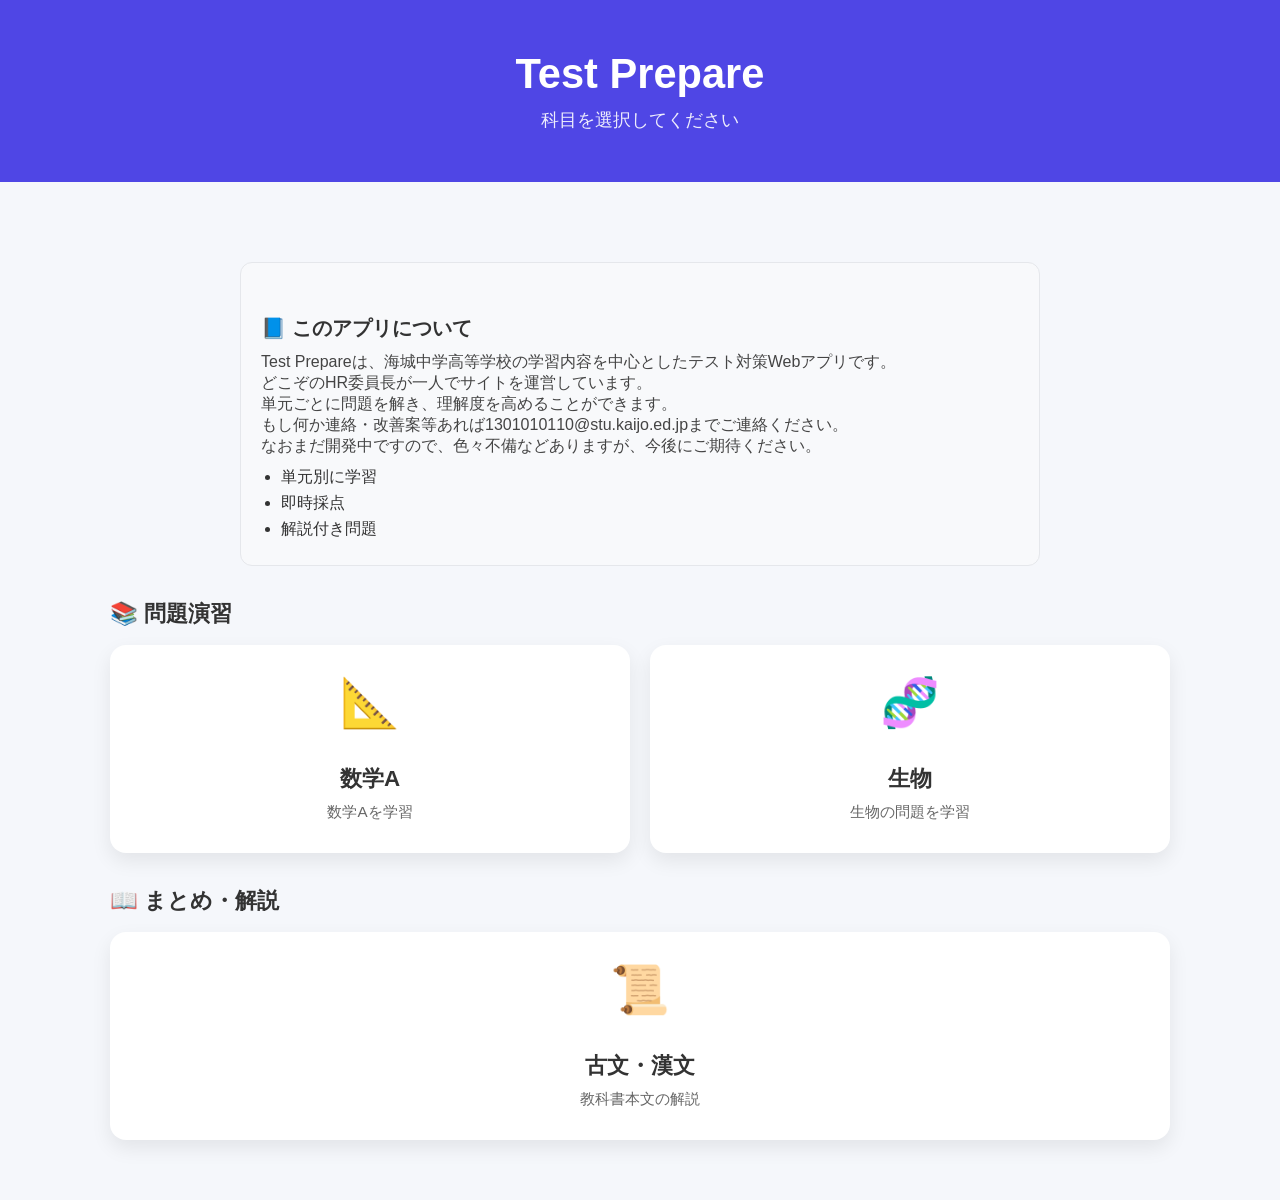
<file: index.html>
<!DOCTYPE html>
<html lang="ja">
<head>
    <meta charset="UTF-8">
    <meta name="viewport" content="width=device-width, initial-scale=1.0">
    <title>Test Prepare</title>

    <link rel="stylesheet" href="style.css">
</head>
<body>

    <header>
        <h1>Test Prepare</h1>
        <p>科目を選択してください</p>
    </header>

    <main>
        <section id="description">
    <h2>📘 このアプリについて</h2>
    <p>
        Test Prepareは、海城中学高等学校の学習内容を中心としたテスト対策Webアプリです。<br>
        どこぞのHR委員長が一人でサイトを運営しています。<br>
        単元ごとに問題を解き、理解度を高めることができます。<br>
        もし何か連絡・改善案等あれば1301010110@stu.kaijo.ed.jpまでご連絡ください。<br>
        なおまだ開発中ですので、色々不備などありますが、今後にご期待ください。
    </p>

    <ul>
        <li>単元別に学習</li>
        <li>即時採点</li>
        <li>解説付き問題</li>
    </ul>
</section>
        <h2>📚 問題演習</h2>
<section id="subjects"></section>

<h2>📖 まとめ・解説</h2>
<section id="descriptions"></section>
    </main>
    <script src="script.js"></script>
</body>
</html>
</file>
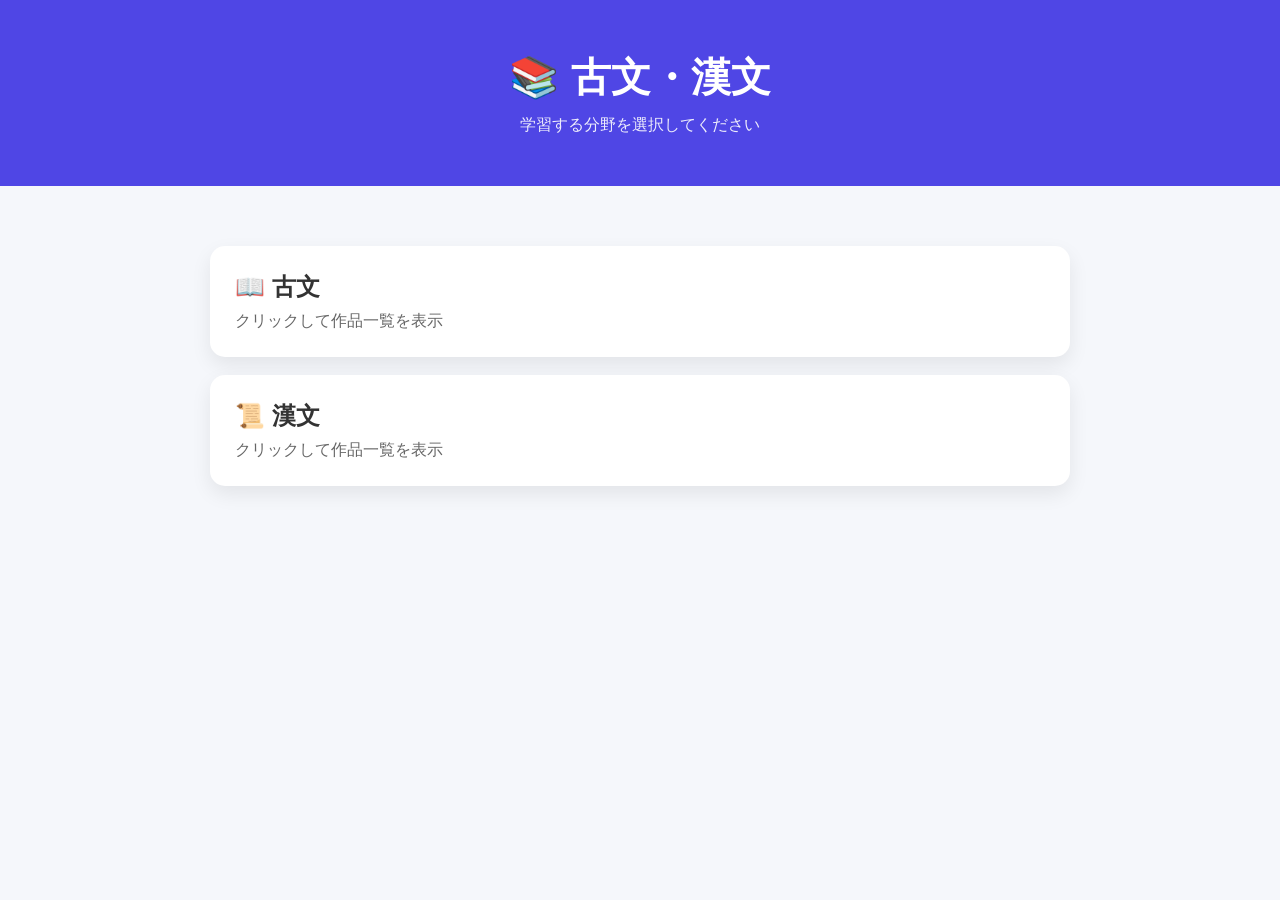
<file: description/classics/index.html>
<!DOCTYPE html>
<html lang="ja">

<head>
    <meta charset="UTF-8">
    <meta name="viewport" content="width=device-width, initial-scale=1.0">
    <title>古文・漢文 | Test Prepare</title>

    <link rel="stylesheet" href="style.css">
</head>

<body>

<header>

    <h1>📚 古文・漢文</h1>
    <p>学習する分野を選択してください</p>

</header>

<main>

    <section id="chapters">

    </section>

</main>

<script src="script.js"></script>

</body>
</html>
</file>
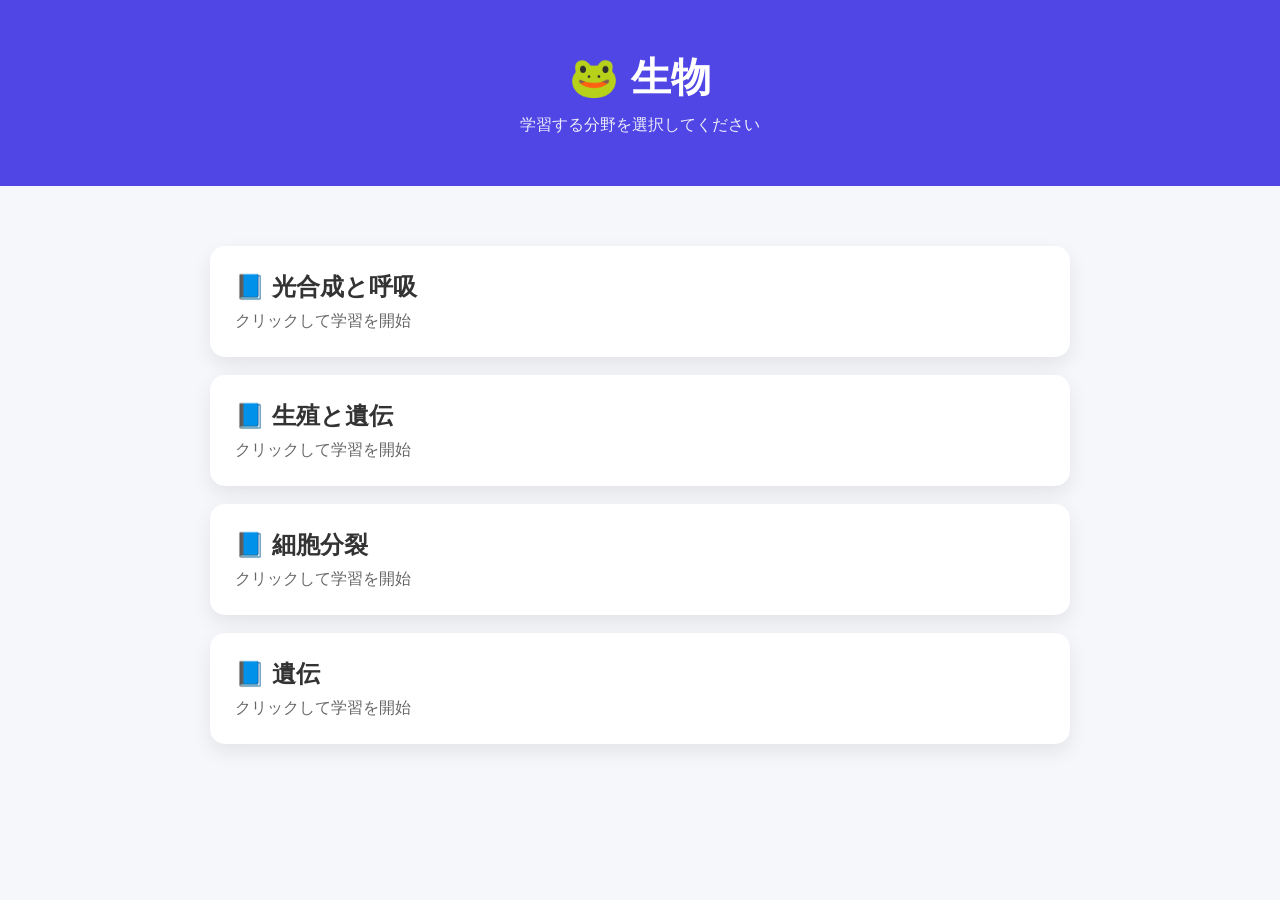
<file: subjects/biology/index.html>
<!DOCTYPE html>
<html lang="ja">

<head>
    <meta charset="UTF-8">
    <meta name="viewport" content="width=device-width, initial-scale=1.0">
    <title>生物 | Test Prepare</title>

    <link rel="stylesheet" href="style.css">
</head>

<body>

<header>

    <h1>🐸 生物</h1>
    <p>学習する分野を選択してください</p>

</header>

<main>

    <section id="chapters">

    </section>

</main>

<script src="script.js"></script>

</body>
</html>
</file>
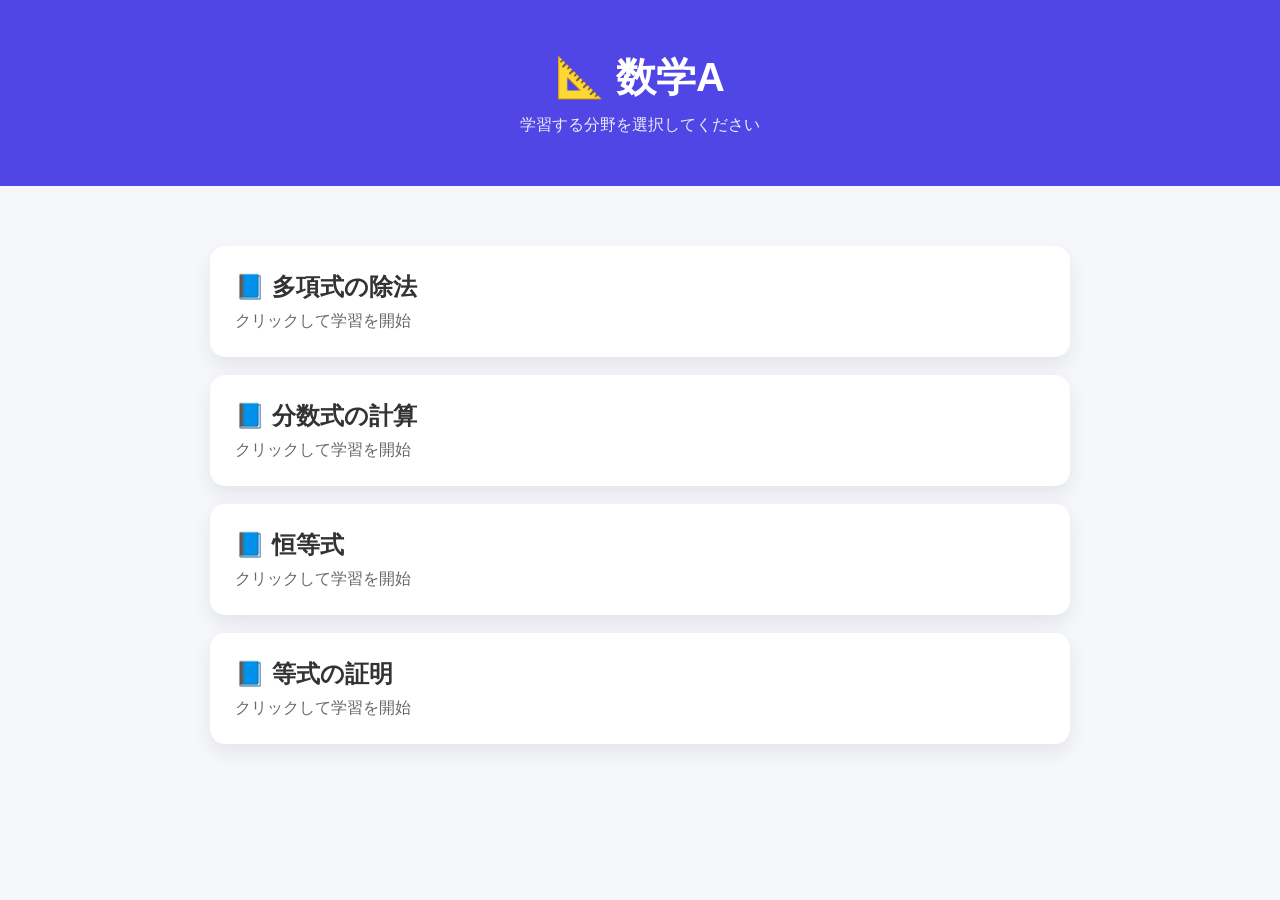
<file: subjects/mathA/index.html>
<!DOCTYPE html>
<html lang="ja">

<head>
    <meta charset="UTF-8">
    <meta name="viewport" content="width=device-width, initial-scale=1.0">
    <title>数学A | Test Prepare</title>

    <link rel="stylesheet" href="style.css">
</head>

<body>

<header>

    <h1>📐 数学A</h1>
    <p>学習する分野を選択してください</p>

</header>

<main>

    <section id="chapters">

    </section>

</main>

<script src="script.js"></script>

</body>
</html>
</file>
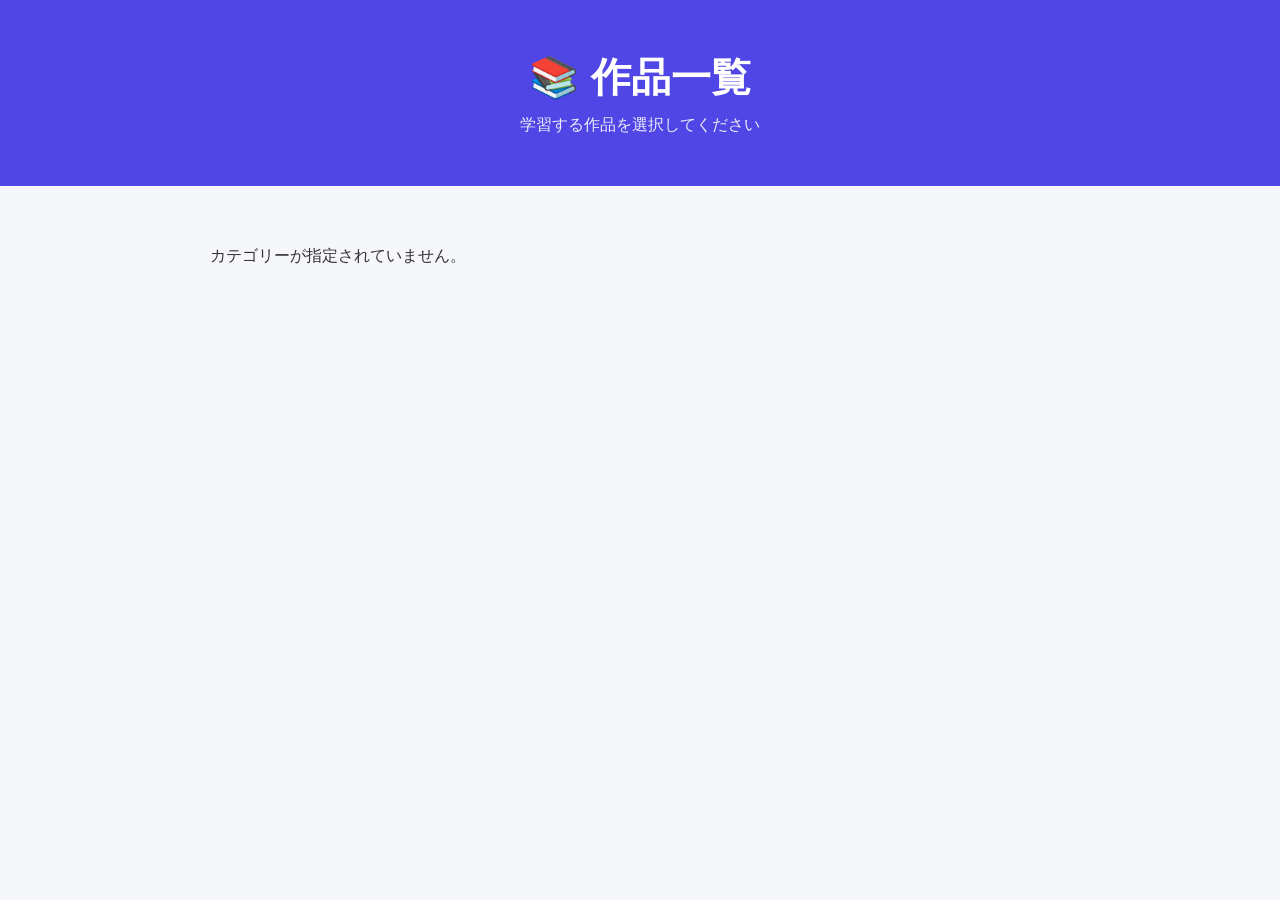
<file: description/classics/list/index.html>
<!DOCTYPE html>
<html lang="ja">

<head>
    <meta charset="UTF-8">
    <meta name="viewport" content="width=device-width, initial-scale=1.0">
    <title>作品一覧 | Test Prepare</title>

    <link rel="stylesheet" href="style.css">
</head>

<body>

<header>

    <h1 id="title">📚 作品一覧</h1>
    <p>学習する作品を選択してください</p>

</header>

<main>

    <section id="works">

    </section>

</main>

<script src="script.js"></script>

</body>
</html>
</file>
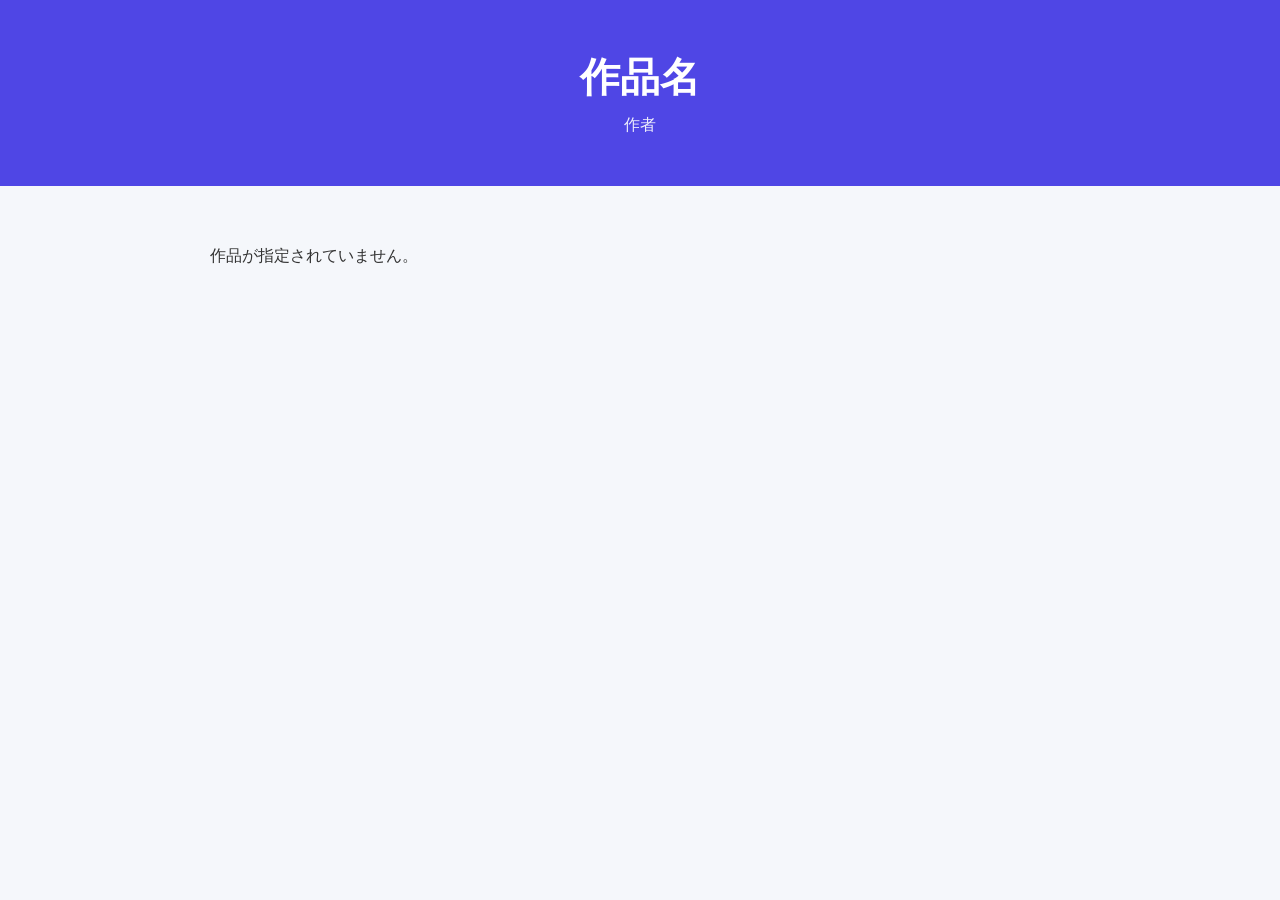
<file: description/classics/viewer/index.html>
<!DOCTYPE html>
<html lang="ja">

<head>
    <meta charset="UTF-8">
    <meta name="viewport" content="width=device-width, initial-scale=1.0">
    <title>作品 | Test Prepare</title>

    <link rel="stylesheet" href="style.css">
</head>

<body>

<header>

    <h1 id="title">作品名</h1>
    <p id="author">作者</p>

</header>

<main>

    <section class="content">

    <div class="card">
        <h2>📖 本文</h2>
        <div id="original"></div>
    </div>

    <div class="card">
        <h2>💬 現代語訳</h2>
        <div id="translation"></div>
    </div>

    <div class="card">
        <h2>📚 重要語句</h2>
        <div id="words"></div>
    </div>

    <div class="card">
        <h2>📝 品詞・文法</h2>
        <div id="grammar"></div>
    </div>

    <div class="card">
        <h2>⭐ テストポイント</h2>
        <div id="points"></div>
    </div>

</section>
</main>

<script src="script.js"></script>

</body>
</html>
</file>
<file: style.css>
/* ---------- リセット ---------- */

* {
    margin: 0;
    padding: 0;
    box-sizing: border-box;
}

/* ---------- 全体 ---------- */

body {
    font-family: "Segoe UI", "Yu Gothic UI", sans-serif;
    background: #f5f7fb;
    color: #333;
    min-height: 100vh;
}

/* ---------- ヘッダー ---------- */

header {
    background: #4f46e5;
    color: white;
    text-align: center;
    padding: 50px 20px;
}

header h1 {
    font-size: 2.6rem;
    margin-bottom: 10px;
}

header p {
    font-size: 1.1rem;
    opacity: 0.9;
}

/* ---------- メイン ---------- */

main {
    max-width: 1100px;
    margin: 40px auto;
    padding: 20px;
}

/* ---------- 科目一覧 ---------- */

#subjects {
    display: grid;
    grid-template-columns: repeat(auto-fit, minmax(220px, 1fr));
    gap: 20px;
}

/* ---------- 科目カード ---------- */

.subject-card {
    background: white;
    border-radius: 16px;
    padding: 30px;
    text-align: center;

    cursor: pointer;

    box-shadow: 0 8px 20px rgba(0,0,0,.08);

    transition:
        transform .2s,
        box-shadow .2s;
}

.subject-card:hover {
    transform: translateY(-6px);

    box-shadow: 0 12px 30px rgba(0,0,0,.15);
}

.subject-card .icon {
    font-size: 3rem;
    margin-bottom: 15px;
}

.subject-card h2 {
    font-size: 1.4rem;
    margin-bottom: 8px;
}

.subject-card p {
    color: #666;
    font-size: .95rem;
}
#description {
    background: #f8f9fb;
    border: 1px solid #e5e7eb;
    border-radius: 12px;
    padding: 20px;
    margin: 20px auto;
    max-width: 800px;
    text-align: left;
}

#description h2 {
    margin-bottom: 10px;
    font-size: 20px;
}

#description p {
    margin-bottom: 10px;
    color: #444;
}

#description ul {
    padding-left: 20px;
}

#description li {
    margin: 5px 0;
}

.container {
    max-width: 900px;
    margin: 0 auto;
    padding: 20px;
}

#description,
#subjects {
    width: 100%;
}

h2 {
    margin-top: 32px;
    margin-bottom: 16px;
    font-size: 1.4rem;
}
</file>
<file: description/classics/style.css>
*{
    margin:0;
    padding:0;
    box-sizing:border-box;
}

body{
    font-family:"Segoe UI","Yu Gothic UI",sans-serif;
    background:#f5f7fb;
    color:#333;
}

header{
    background:#4f46e5;
    color:white;
    text-align:center;
    padding:50px 20px;
}

header h1{
    font-size:2.5rem;
}

header p{
    margin-top:10px;
    opacity:.9;
}

main{
    max-width:900px;
    margin:40px auto;
    padding:20px;
}

#chapters{
    display:grid;
    gap:18px;
}

.chapter-card{

    background:white;

    padding:25px;

    border-radius:15px;

    cursor:pointer;

    transition:.2s;

    box-shadow:0 8px 20px rgba(0,0,0,.08);
}

.chapter-card:hover{

    transform:translateY(-5px);

    box-shadow:0 12px 30px rgba(0,0,0,.15);

}

.chapter-card h2{
    margin-bottom:8px;
}

.chapter-card p{
    color:#666;
}
</file>
<file: subjects/biology/style.css>
*{
    margin:0;
    padding:0;
    box-sizing:border-box;
}

body{
    font-family:"Segoe UI","Yu Gothic UI",sans-serif;
    background:#f5f7fb;
    color:#333;
}

header{
    background:#4f46e5;
    color:white;
    text-align:center;
    padding:50px 20px;
}

header h1{
    font-size:2.5rem;
}

header p{
    margin-top:10px;
    opacity:.9;
}

main{
    max-width:900px;
    margin:40px auto;
    padding:20px;
}

#chapters{
    display:grid;
    gap:18px;
}

.chapter-card{

    background:white;

    padding:25px;

    border-radius:15px;

    cursor:pointer;

    transition:.2s;

    box-shadow:0 8px 20px rgba(0,0,0,.08);
}

.chapter-card:hover{

    transform:translateY(-5px);

    box-shadow:0 12px 30px rgba(0,0,0,.15);

}

.chapter-card h2{
    margin-bottom:8px;
}

.chapter-card p{
    color:#666;
}
</file>
<file: subjects/mathA/style.css>
*{
    margin:0;
    padding:0;
    box-sizing:border-box;
}

body{
    font-family:"Segoe UI","Yu Gothic UI",sans-serif;
    background:#f5f7fb;
    color:#333;
}

header{
    background:#4f46e5;
    color:white;
    text-align:center;
    padding:50px 20px;
}

header h1{
    font-size:2.5rem;
}

header p{
    margin-top:10px;
    opacity:.9;
}

main{
    max-width:900px;
    margin:40px auto;
    padding:20px;
}

#chapters{
    display:grid;
    gap:18px;
}

.chapter-card{

    background:white;

    padding:25px;

    border-radius:15px;

    cursor:pointer;

    transition:.2s;

    box-shadow:0 8px 20px rgba(0,0,0,.08);
}

.chapter-card:hover{

    transform:translateY(-5px);

    box-shadow:0 12px 30px rgba(0,0,0,.15);

}

.chapter-card h2{
    margin-bottom:8px;
}

.chapter-card p{
    color:#666;
}
</file>
<file: description/classics/list/style.css>
*{
    margin:0;
    padding:0;
    box-sizing:border-box;
}

body{
    font-family:"Segoe UI","Yu Gothic UI",sans-serif;
    background:#f5f7fb;
    color:#333;
}

header{
    background:#4f46e5;
    color:white;
    text-align:center;
    padding:50px 20px;
}

header h1{
    font-size:2.5rem;
}

header p{
    margin-top:10px;
    opacity:.9;
}

main{
    max-width:900px;
    margin:40px auto;
    padding:20px;
}

#works{
    display:grid;
    gap:18px;
}

.work-card{

    background:white;

    padding:25px;

    border-radius:15px;

    cursor:pointer;

    transition:.2s;

    box-shadow:0 8px 20px rgba(0,0,0,.08);

}

.work-card:hover{

    transform:translateY(-5px);

    box-shadow:0 12px 30px rgba(0,0,0,.15);

}

.work-card h2{

    margin-bottom:8px;

}

.work-card p{

    color:#666;

}
</file>
<file: description/classics/viewer/style.css>
*{
    margin:0;
    padding:0;
    box-sizing:border-box;
}

body{
    font-family:"Segoe UI","Yu Gothic UI",sans-serif;
    background:#f5f7fb;
    color:#333;
}

header{
    background:#4f46e5;
    color:white;
    text-align:center;
    padding:50px 20px;
}

header h1{
    font-size:2.5rem;
}

header p{
    margin-top:10px;
    opacity:.9;
}

main{
    max-width:900px;
    margin:40px auto;
    padding:20px;
}

.content{
    display:grid;
    gap:24px;
}

.card{

    background:white;

    padding:25px;

    border-radius:15px;

    box-shadow:0 8px 20px rgba(0,0,0,.08);

}

.card h2{

    margin-bottom:18px;

    color:#4f46e5;

}

#original,
#translation{

    line-height:2;

    white-space:pre-wrap;

}

#words{

    display:grid;

    gap:10px;

}

.word{

    display:flex;

    justify-content:space-between;

    padding:12px 16px;

    background:#f8f9fc;

    border-radius:10px;

}

.word .left{

    font-weight:bold;

}

#points{

    display:grid;

    gap:10px;

}

.point{

    padding:12px 16px;

    background:#eef2ff;

    border-left:5px solid #4f46e5;

    border-radius:8px;

}

.grammar{

    padding:12px 16px;

    background:#eef2ff;

    border-left:5px solid #4f46e5;

    border-radius:8px;

}

.grammar-title{

    font-weight:bold;

    margin-bottom:8px;

}

.grammar-description{

    color:#555;

    line-height:1.8;

}
</file>
